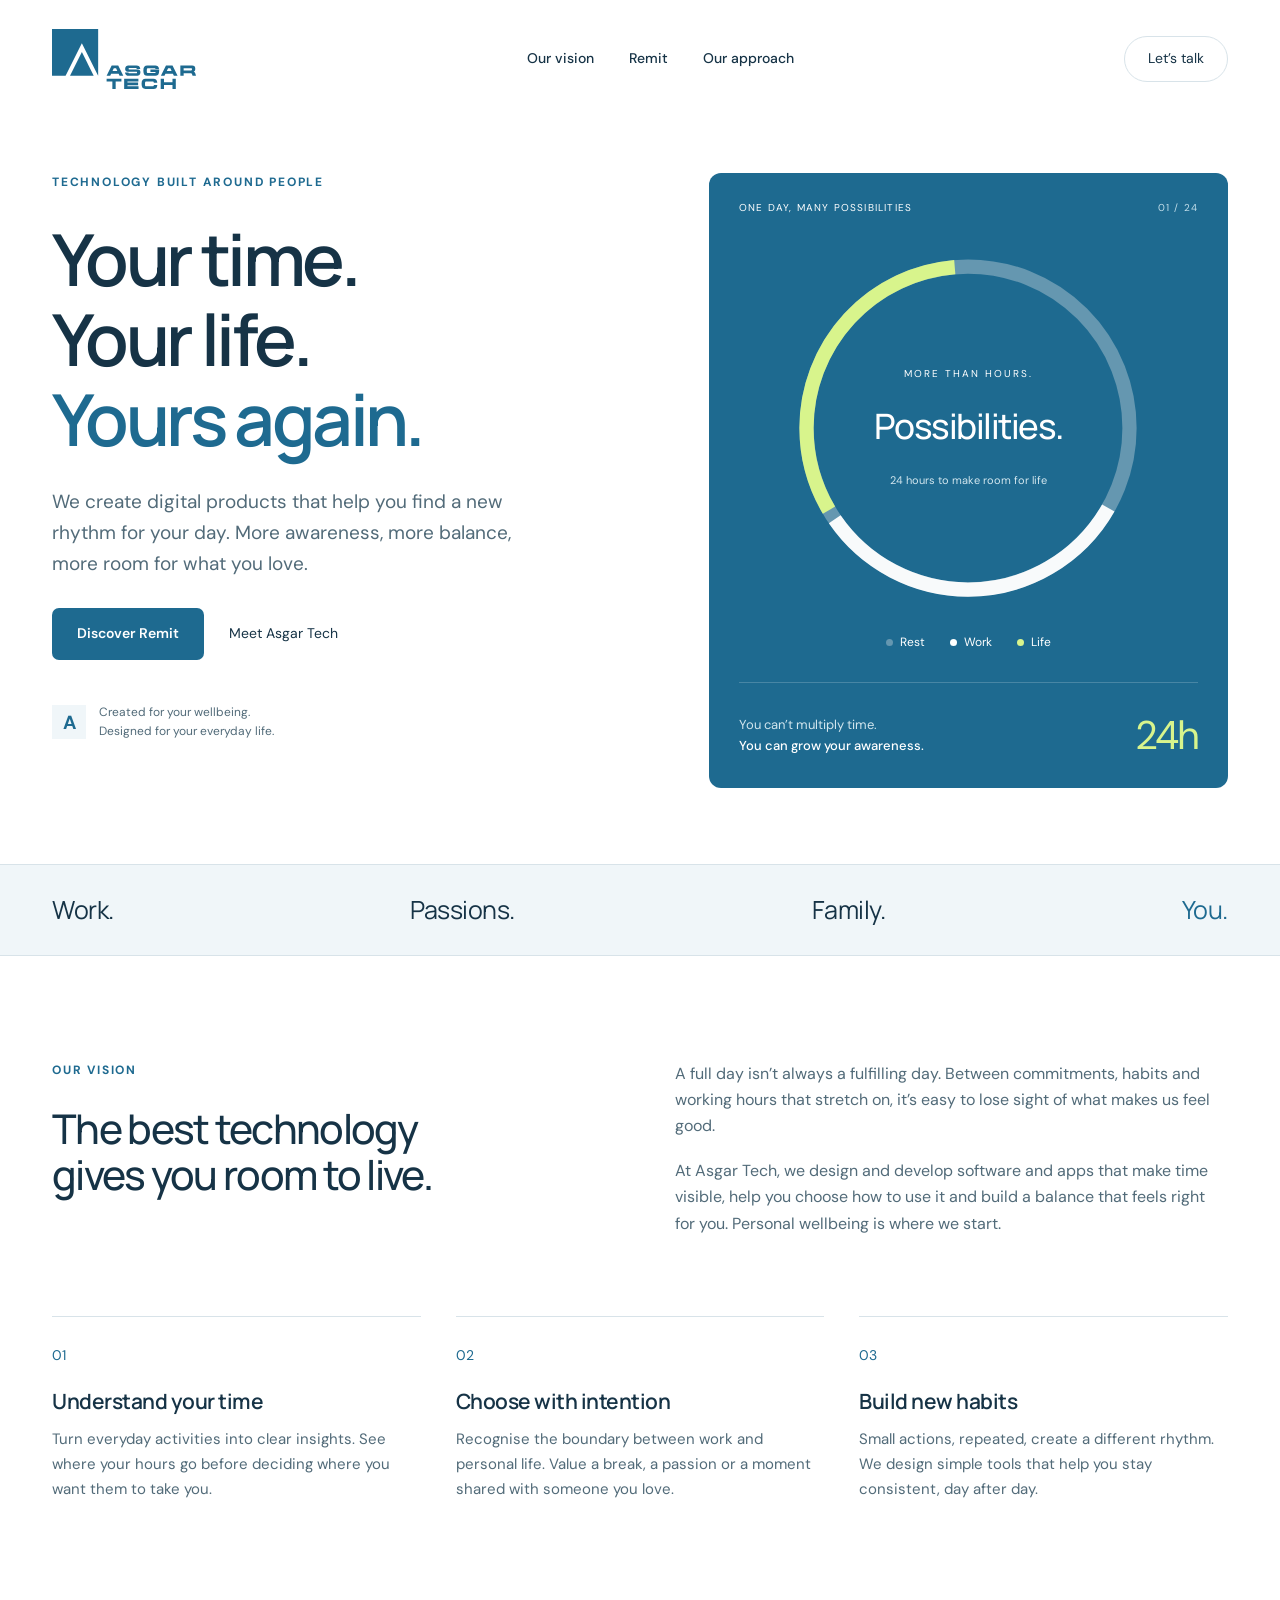
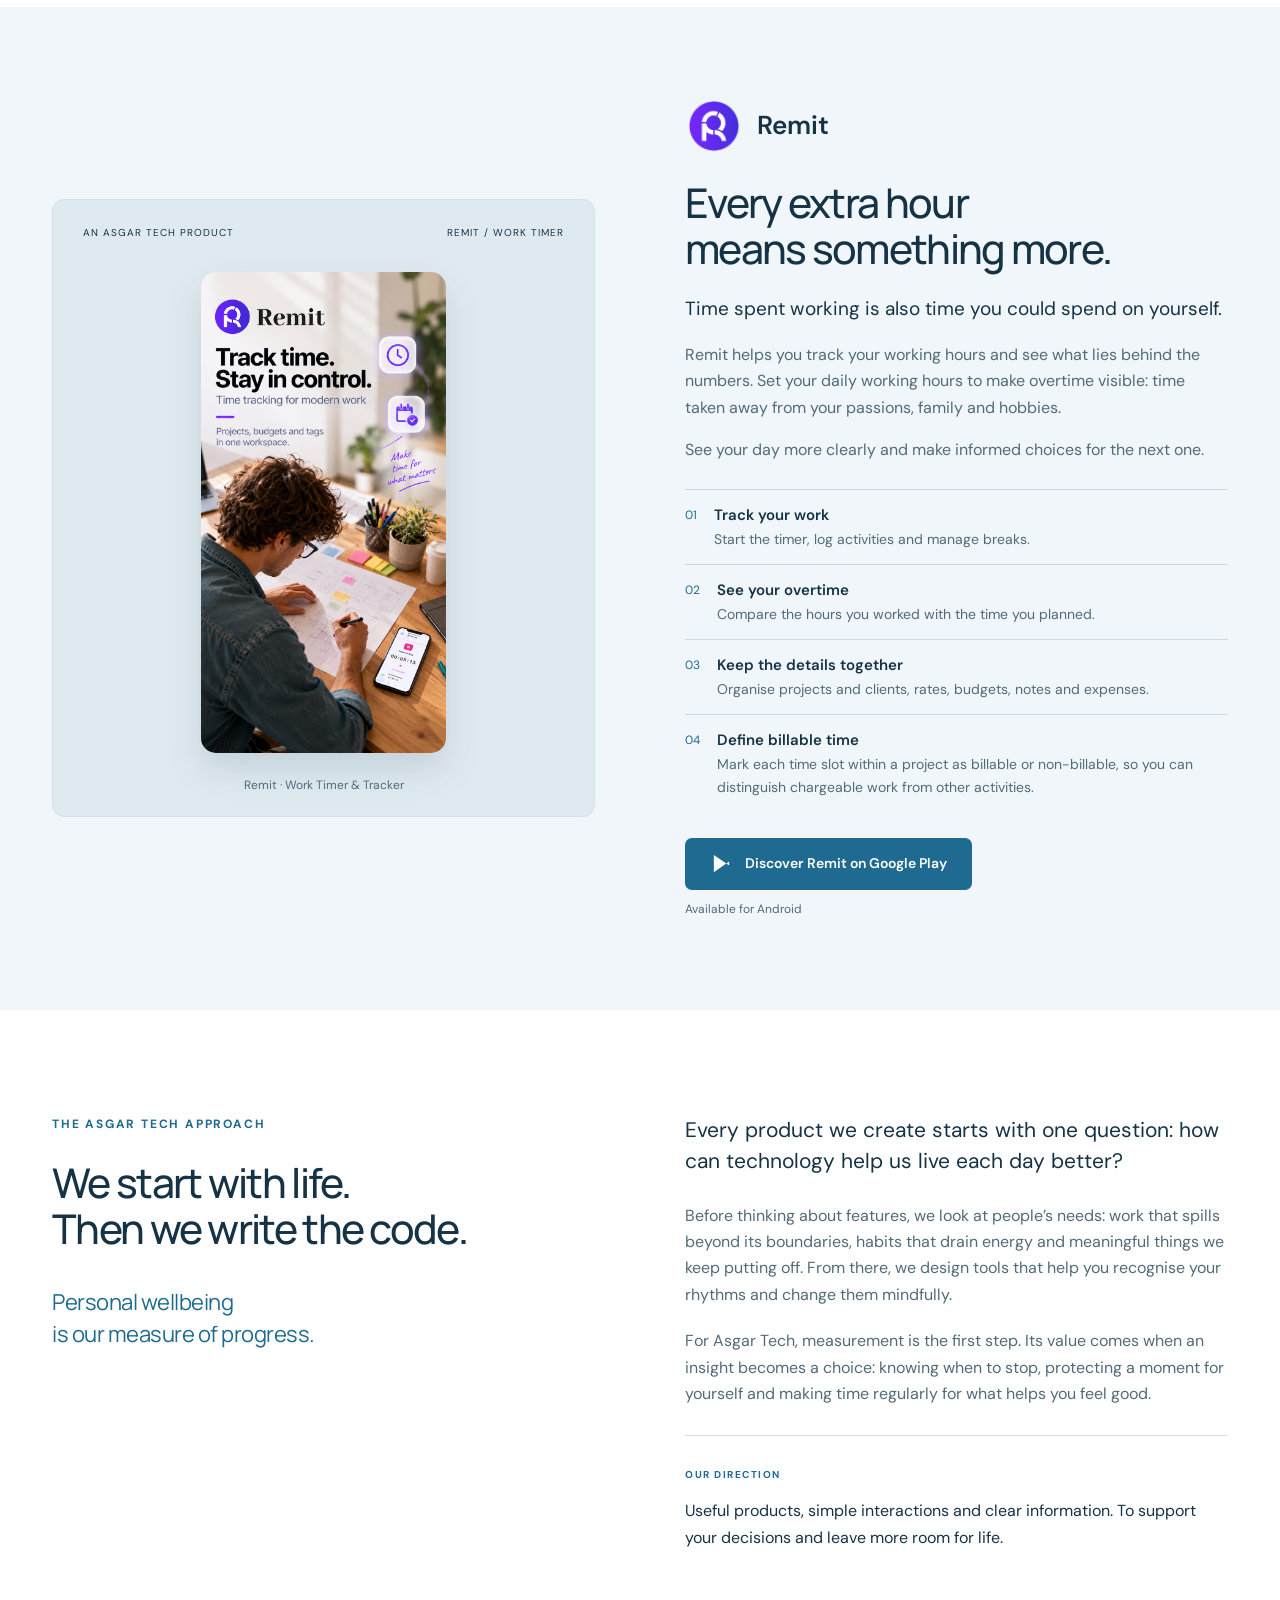
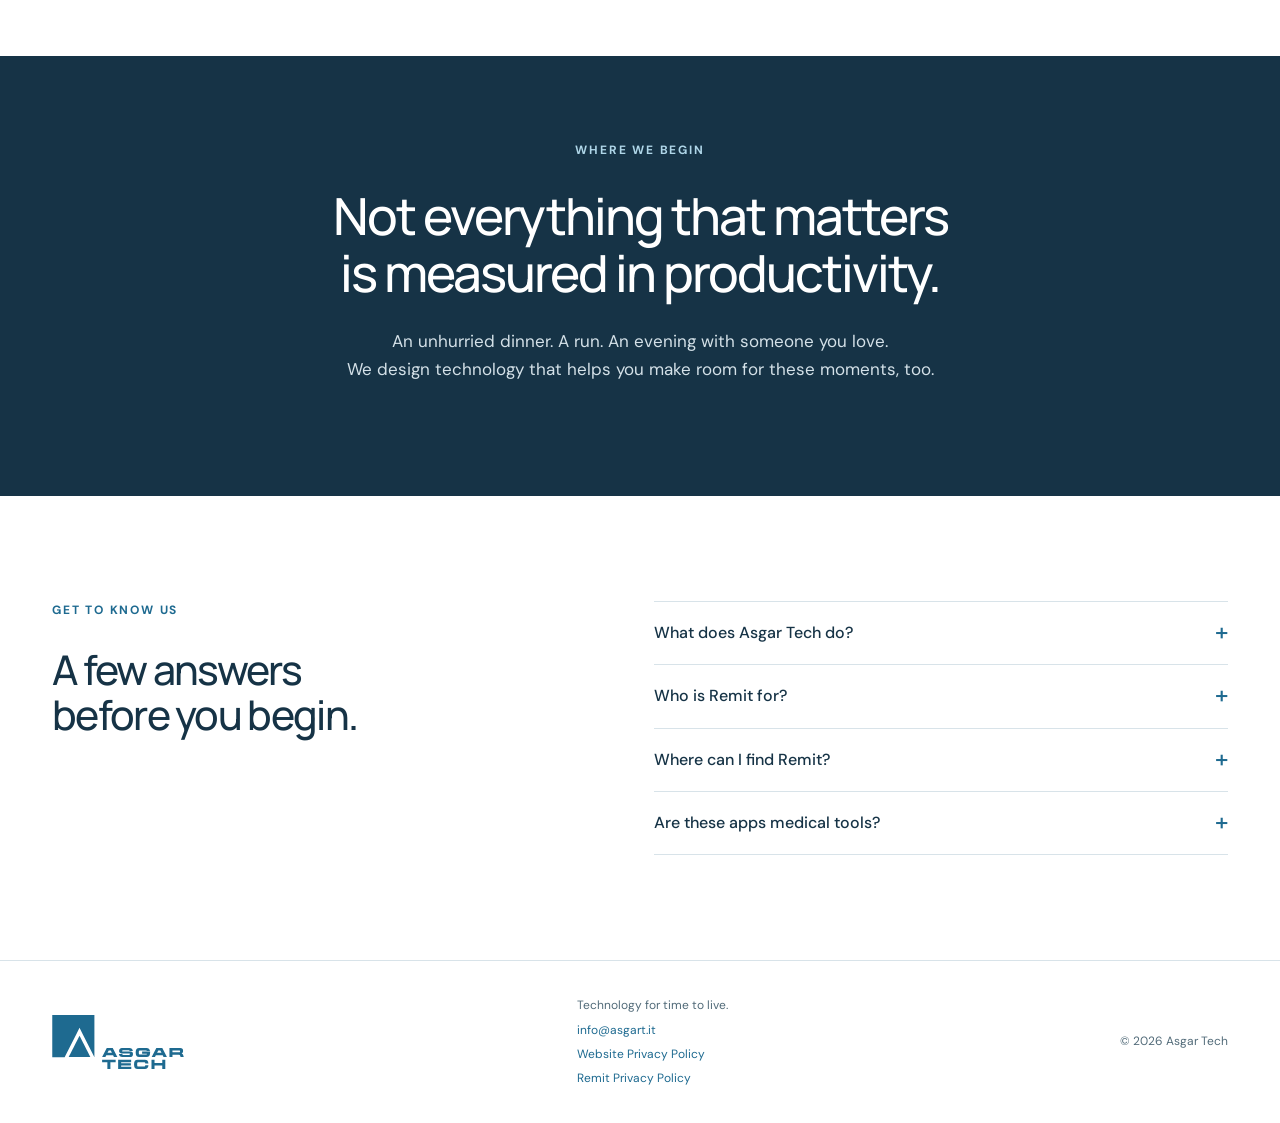
<file: index.html>
<!DOCTYPE html>
<html lang="en"><head><meta charset="UTF-8"><meta name="viewport" content="width=device-width,initial-scale=1"><title>Asgar Tech — Time to live</title><meta name="description" content="We design digital tools to understand your time, build mindful habits and make room for what matters. Discover Remit."><link rel="icon" type="image/svg+xml" href="data:image/svg+xml,%3Csvg xmlns='http://www.w3.org/2000/svg' viewBox='0 0 32 32'%3E%3Crect width='32' height='32' fill='%231e6a90'/%3E%3Cpath d='M5 27L16 5l11 22h-4L16 13 9 27' fill='white'/%3E%3C/svg%3E"><link rel="stylesheet" href="style.css"></head><body>
<a class="skip" href="#main">Skip to content</a>
<header class="header wrap"><a class="brand" href="#" aria-label="Asgar Tech, back to top"><img src="assets/logo.svg" width="160" height="66" alt="Asgar Tech"></a><nav aria-label="Main navigation"><a href="#vision">Our vision</a><a href="#remit">Remit</a><a href="#approach">Our approach</a></nav><a class="contact" href="mailto:info@asgart.it">Let’s talk</a></header>
<main id="main"><section class="hero wrap"><div class="hero-copy"><p class="eyebrow">TECHNOLOGY BUILT AROUND PEOPLE</p><h1>Your time.<br>Your life.<br><span>Yours again.</span></h1><p class="lead">We create digital products that help you find a new rhythm for your day. More awareness, more balance, more room for what you love.</p><div class="actions"><a class="button blue" href="#remit">Discover Remit</a><a class="text-link" href="#vision">Meet Asgar Tech</a></div><div class="hero-note"><span class="tiny-mark">A</span><span>Created for your wellbeing.<br>Designed for your everyday life.</span></div></div><div class="time-panel"><div class="panel-top"><span>ONE DAY, MANY POSSIBILITIES</span><span class="panel-number">01 / 24</span></div><div class="dial"><svg viewBox="0 0 320 320" role="img" aria-label="Example day: 8 hours of rest, 8 hours of work and 8 hours of personal time"><circle class="dial-track" cx="160" cy="160" r="136"/><circle class="dial-work" cx="160" cy="160" r="136"/><circle class="dial-you" cx="160" cy="160" r="136"/></svg><div class="dial-text"><span>MORE THAN HOURS.</span><strong>Possibilities.</strong><span>24 hours to make room for life</span></div></div><div class="legend"><span><i class="rest"></i>Rest</span><span><i class="work"></i>Work</span><span><i class="you"></i>Life</span></div><div class="panel-bottom"><p>You can’t multiply time.<br><strong>You can grow your awareness.</strong></p><span>24h</span></div></div></section>
<div class="word-strip"><div class="wrap"><span>Work.</span><span>Passions.</span><span>Family.</span><span>You.</span></div></div>
<section id="vision" class="vision wrap section"><div><p class="eyebrow">OUR VISION</p><h2>The best technology<br>gives you room to live.</h2></div><div class="vision-copy"><p>A full day isn’t always a fulfilling day. Between commitments, habits and working hours that stretch on, it’s easy to lose sight of what makes us feel good.</p><p>At Asgar Tech, we design and develop software and apps that make time visible, help you choose how to use it and build a balance that feels right for you. Personal wellbeing is where we start.</p></div><div class="principles"><article><span class="index">01</span><h3>Understand your time</h3><p>Turn everyday activities into clear insights. See where your hours go before deciding where you want them to take you.</p></article><article><span class="index">02</span><h3>Choose with intention</h3><p>Recognise the boundary between work and personal life. Value a break, a passion or a moment shared with someone you love.</p></article><article><span class="index">03</span><h3>Build new habits</h3><p>Small actions, repeated, create a different rhythm. We design simple tools that help you stay consistent, day after day.</p></article></div></section>
<section id="remit" class="remit-section"><div class="wrap remit-grid"><div class="app-visual"><div class="app-caption"><span>AN ASGAR TECH PRODUCT</span><span>REMIT / WORK TIMER</span></div><img class="app-screen" src="assets/remit-screen.png" alt="Official Remit promotional image from its Google Play listing" width="800" height="1600" loading="lazy"><p class="screen-caption">Remit · Work Timer & Tracker</p></div><div class="app-copy"><div class="app-heading"><img src="assets/remit-icon.png" alt="Remit app icon" width="58" height="58" loading="lazy"><span>Remit</span></div><h2>Every extra hour<br>means something more.</h2><p class="lead">Time spent working is also time you could spend on yourself.</p><p>Remit helps you track your working hours and see what lies behind the numbers. Set your daily working hours to make overtime visible: time taken away from your passions, family and hobbies.</p><p>See your day more clearly and make informed choices for the next one.</p><div class="feature-list"><div><span>01</span><p><strong>Track your work</strong>Start the timer, log activities and manage breaks.</p></div><div><span>02</span><p><strong>See your overtime</strong>Compare the hours you worked with the time you planned.</p></div><div><span>03</span><p><strong>Keep the details together</strong>Organise projects and clients, rates, budgets, notes and expenses.</p></div><div><span>04</span><p><strong>Define billable time</strong>Mark each time slot within a project as billable or non-billable, so you can distinguish chargeable work from other activities.</p></div></div><a class="button blue store" href="https://play.google.com/store/apps/details?id=com.antigravity.timepop&amp;utm_source=emea_Med" target="_blank" rel="noopener"><svg viewBox="0 0 24 24" width="23" height="23" aria-hidden="true"><path d="M4 3l13 9L4 21V3zm13 9l3-2v4l-3-2z" fill="currentColor"/></svg>Discover Remit on Google Play</a><p class="app-platform">Available for Android</p></div></div></section>
<section id="approach" class="approach wrap section"><div class="approach-title"><p class="eyebrow">THE ASGAR TECH APPROACH</p><h2>We start with life.<br>Then we write the code.</h2><p class="approach-statement">Personal wellbeing<br>is our measure of progress.</p></div><div class="approach-copy"><p class="lead">Every product we create starts with one question: how can technology help us live each day better?</p><p>Before thinking about features, we look at people’s needs: work that spills beyond its boundaries, habits that drain energy and meaningful things we keep putting off. From there, we design tools that help you recognise your rhythms and change them mindfully.</p><p>For Asgar Tech, measurement is the first step. Its value comes when an insight becomes a choice: knowing when to stop, protecting a moment for yourself and making time regularly for what helps you feel good.</p><div class="approach-closing"><span>OUR DIRECTION</span><p>Useful products, simple interactions and clear information. To support your decisions and leave more room for life.</p></div></div></section>
<section class="manifesto"><div class="wrap"><p class="eyebrow">WHERE WE BEGIN</p><h2>Not everything that matters<br>is measured in productivity.</h2><p>An unhurried dinner. A run. An evening with someone you love.<br>We design technology that helps you make room for these moments, too.</p></div></section>
<section class="faq wrap section"><div><p class="eyebrow">GET TO KNOW US</p><h2>A few answers<br>before you begin.</h2></div><div class="faq-list"><details><summary>What does Asgar Tech do?</summary><p>We design and develop digital products for mindful time management and everyday habits, with personal wellbeing at their heart.</p></details><details><summary>Who is Remit for?</summary><p>Freelancers, professionals and employees who want to track their work, organise projects and clients, and understand how they spend their hours.</p></details><details><summary>Where can I find Remit?</summary><p>Remit is available for Android. You can find features, requirements and in-app purchase details in the <a href="https://play.google.com/store/apps/details?id=com.antigravity.timepop" target="_blank" rel="noopener">official Google Play listing</a>.</p></details><details><summary>Are these apps medical tools?</summary><p>No. Our apps are tools for tracking and personal awareness. They do not provide diagnoses or replace support from a healthcare professional.</p></details></div></section>
</main><footer class="footer wrap"><img src="assets/logo.svg" alt="Asgar Tech" width="132" height="54"><div><p>Technology for time to live.</p><a href="mailto:info@asgart.it">info@asgart.it</a><br><a class="privacy-link" href="privacy">Website Privacy Policy</a><br><a class="privacy-link" href="privacy1">Remit Privacy Policy</a></div><span>© 2026 Asgar Tech</span></footer></body></html>
</file>
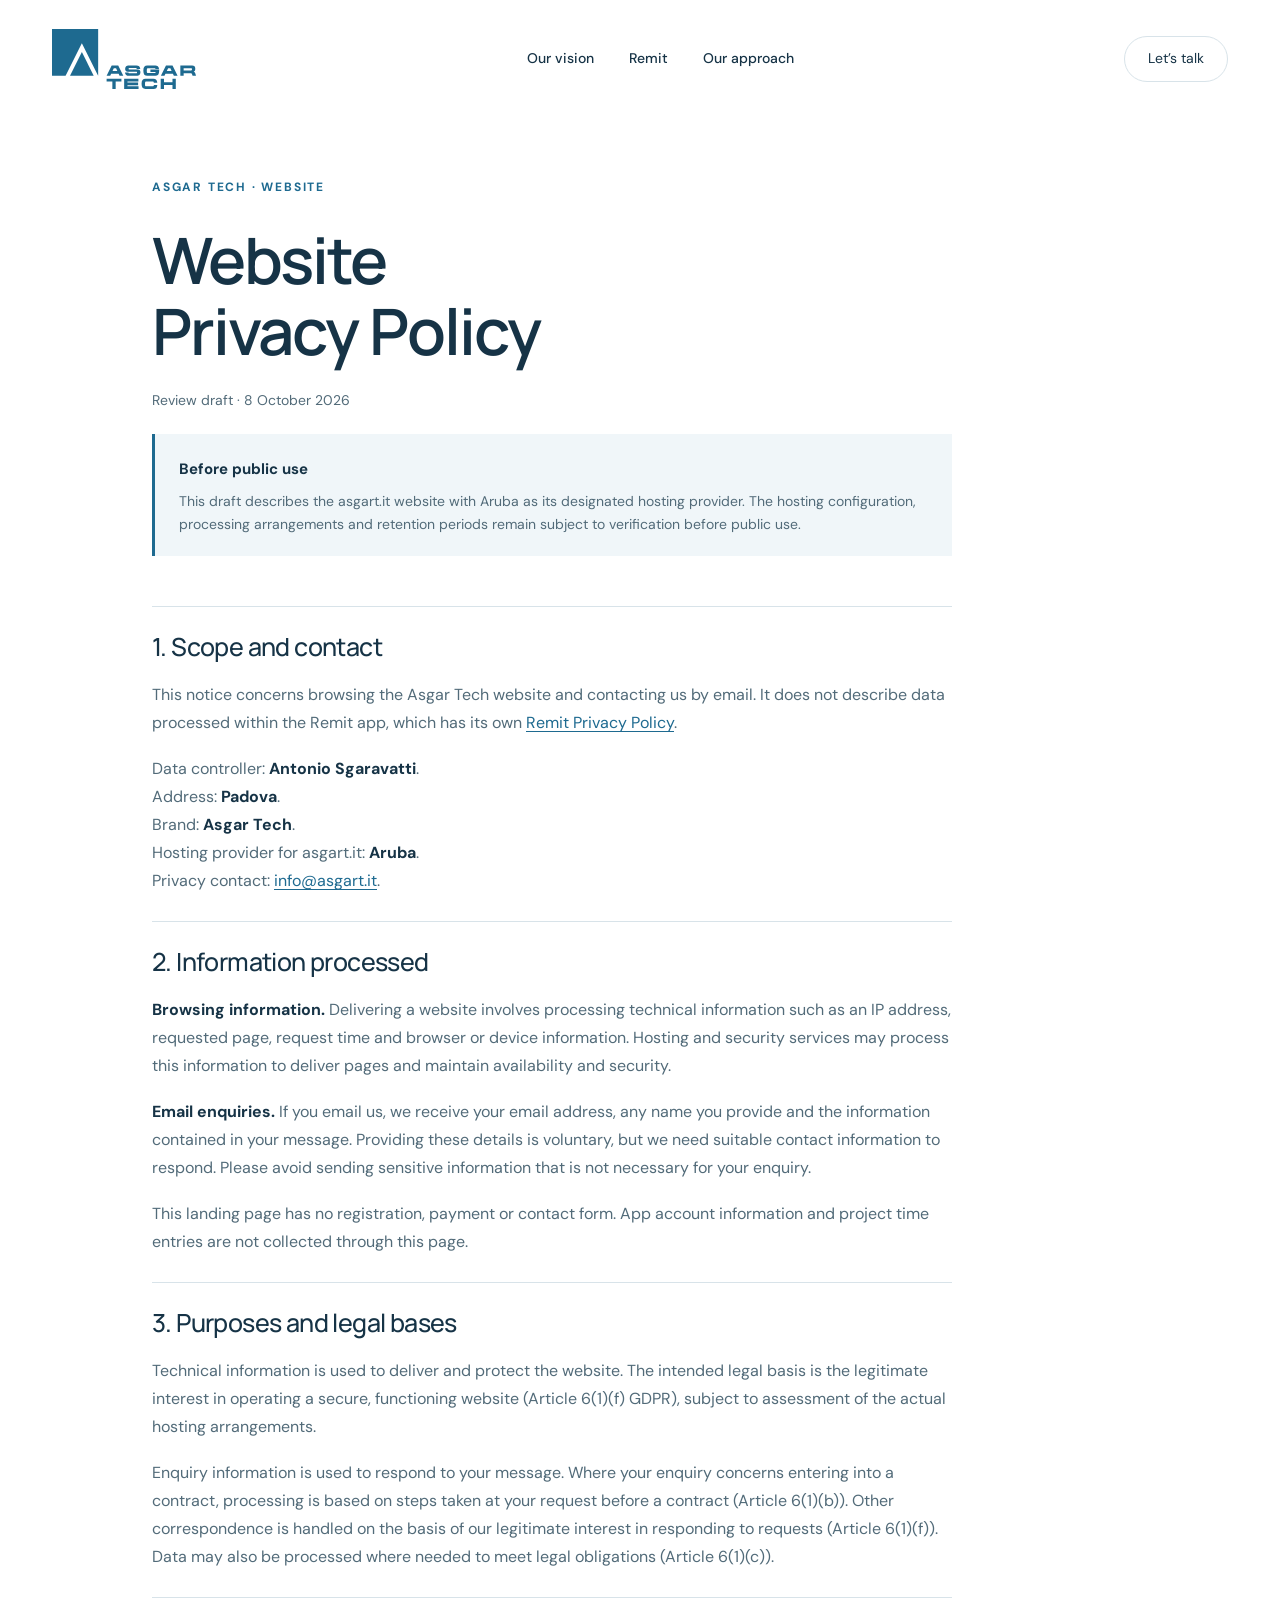
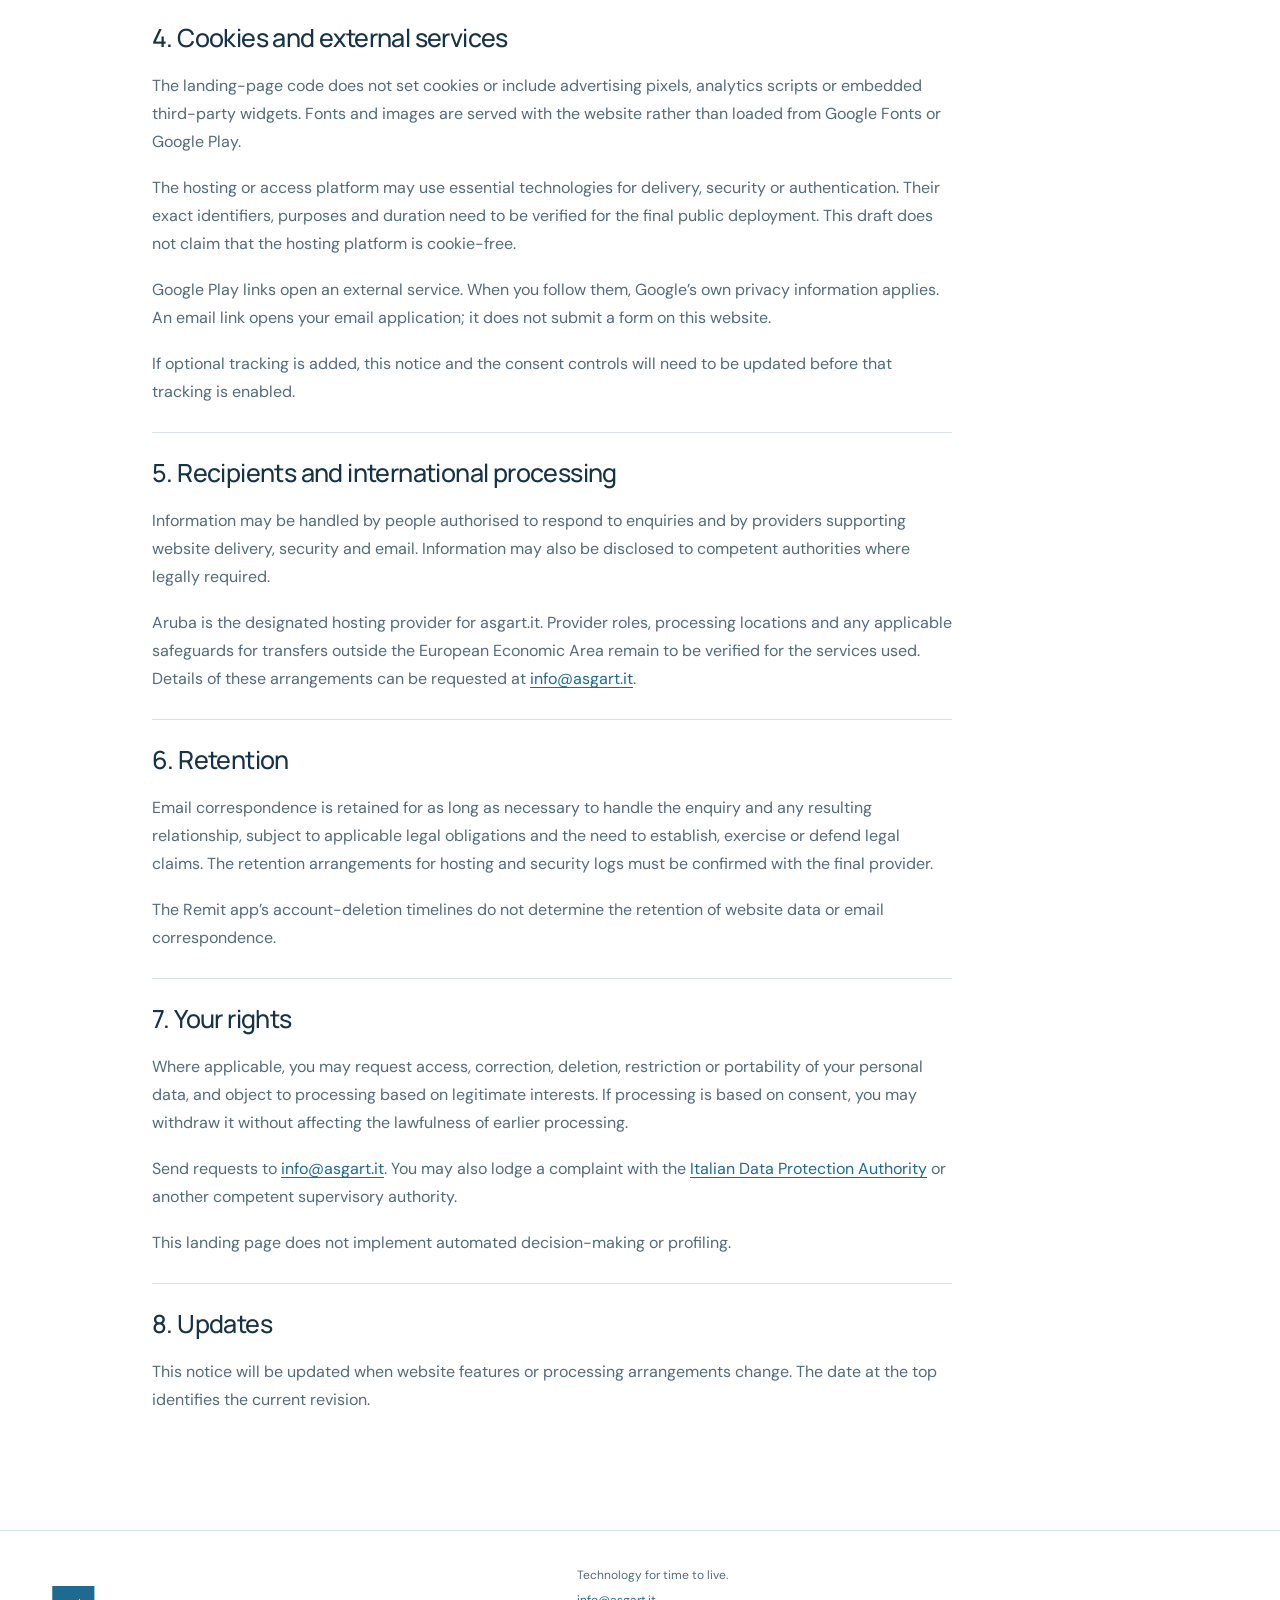
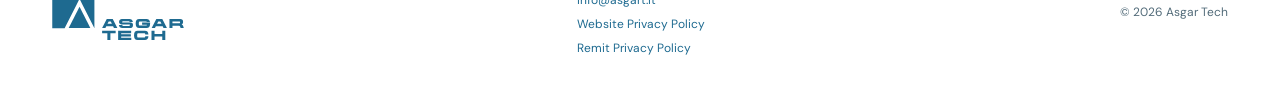
<file: privacy/index.html>
<!DOCTYPE html>
<html lang="en"><head><meta charset="UTF-8"><meta name="viewport" content="width=device-width,initial-scale=1"><title>Website Privacy Policy — Asgar Tech</title><meta name="description" content="Privacy information for the Asgar Tech website, including browsing data, email enquiries and your rights."><link rel="icon" type="image/svg+xml" href="data:image/svg+xml,%3Csvg xmlns='http://www.w3.org/2000/svg' viewBox='0 0 32 32'%3E%3Crect width='32' height='32' fill='%231e6a90'/%3E%3Cpath d='M5 27L16 5l11 22h-4L16 13 9 27' fill='white'/%3E%3C/svg%3E"><link rel="stylesheet" href="../style.css"></head><body><a class="skip" href="#main">Skip to content</a><header class="header wrap"><a class="brand" href="../" aria-label="Asgar Tech, back to top"><img src="../assets/logo.svg" width="160" height="66" alt="Asgar Tech"></a><nav aria-label="Main navigation"><a href="../#vision">Our vision</a><a href="../#remit">Remit</a><a href="../#approach">Our approach</a></nav><a class="contact" href="mailto:info@asgart.it">Let’s talk</a></header><main id="main" class="privacy-page wrap"><div class="privacy-heading"><p class="eyebrow">ASGAR TECH · WEBSITE</p><h1>Website<br>Privacy Policy</h1><p class="privacy-date">Review draft · 8 October 2026</p><div class="privacy-review"><strong>Before public use</strong><p>This draft describes the asgart.it website with Aruba as its designated hosting provider. The hosting configuration, processing arrangements and retention periods remain subject to verification before public use.</p></div></div><div class="privacy-content">
<section><h2>1. Scope and contact</h2><p>This notice concerns browsing the Asgar Tech website and contacting us by email. It does not describe data processed within the Remit app, which has its own <a href="../privacy1">Remit Privacy Policy</a>.</p><p>Data controller: <strong>Antonio Sgaravatti</strong>.<br>Address: <strong>Padova</strong>.<br>Brand: <strong>Asgar Tech</strong>.<br>Hosting provider for asgart.it: <strong>Aruba</strong>.<br>Privacy contact: <a href="mailto:info@asgart.it">info@asgart.it</a>.</p></section>
<section><h2>2. Information processed</h2><p><strong>Browsing information.</strong> Delivering a website involves processing technical information such as an IP address, requested page, request time and browser or device information. Hosting and security services may process this information to deliver pages and maintain availability and security.</p><p><strong>Email enquiries.</strong> If you email us, we receive your email address, any name you provide and the information contained in your message. Providing these details is voluntary, but we need suitable contact information to respond. Please avoid sending sensitive information that is not necessary for your enquiry.</p><p>This landing page has no registration, payment or contact form. App account information and project time entries are not collected through this page.</p></section>
<section><h2>3. Purposes and legal bases</h2><p>Technical information is used to deliver and protect the website. The intended legal basis is the legitimate interest in operating a secure, functioning website (Article 6(1)(f) GDPR), subject to assessment of the actual hosting arrangements.</p><p>Enquiry information is used to respond to your message. Where your enquiry concerns entering into a contract, processing is based on steps taken at your request before a contract (Article 6(1)(b)). Other correspondence is handled on the basis of our legitimate interest in responding to requests (Article 6(1)(f)). Data may also be processed where needed to meet legal obligations (Article 6(1)(c)).</p></section>
<section><h2>4. Cookies and external services</h2><p>The landing-page code does not set cookies or include advertising pixels, analytics scripts or embedded third-party widgets. Fonts and images are served with the website rather than loaded from Google Fonts or Google Play.</p><p>The hosting or access platform may use essential technologies for delivery, security or authentication. Their exact identifiers, purposes and duration need to be verified for the final public deployment. This draft does not claim that the hosting platform is cookie-free.</p><p>Google Play links open an external service. When you follow them, Google’s own privacy information applies. An email link opens your email application; it does not submit a form on this website.</p><p>If optional tracking is added, this notice and the consent controls will need to be updated before that tracking is enabled.</p></section>
<section><h2>5. Recipients and international processing</h2><p>Information may be handled by people authorised to respond to enquiries and by providers supporting website delivery, security and email. Information may also be disclosed to competent authorities where legally required.</p><p>Aruba is the designated hosting provider for asgart.it. Provider roles, processing locations and any applicable safeguards for transfers outside the European Economic Area remain to be verified for the services used. Details of these arrangements can be requested at <a href="mailto:info@asgart.it">info@asgart.it</a>.</p></section>
<section><h2>6. Retention</h2><p>Email correspondence is retained for as long as necessary to handle the enquiry and any resulting relationship, subject to applicable legal obligations and the need to establish, exercise or defend legal claims. The retention arrangements for hosting and security logs must be confirmed with the final provider.</p><p>The Remit app’s account-deletion timelines do not determine the retention of website data or email correspondence.</p></section>
<section><h2>7. Your rights</h2><p>Where applicable, you may request access, correction, deletion, restriction or portability of your personal data, and object to processing based on legitimate interests. If processing is based on consent, you may withdraw it without affecting the lawfulness of earlier processing.</p><p>Send requests to <a href="mailto:info@asgart.it">info@asgart.it</a>. You may also lodge a complaint with the <a href="https://www.garanteprivacy.it/">Italian Data Protection Authority</a> or another competent supervisory authority.</p><p>This landing page does not implement automated decision-making or profiling.</p></section>
<section><h2>8. Updates</h2><p>This notice will be updated when website features or processing arrangements change. The date at the top identifies the current revision.</p></section>
</div></main><footer class="footer wrap"><img src="../assets/logo.svg" alt="Asgar Tech" width="132" height="54"><div><p>Technology for time to live.</p><a href="mailto:info@asgart.it">info@asgart.it</a><br><a class="privacy-link" href="../privacy">Website Privacy Policy</a><br><a class="privacy-link" href="../privacy1">Remit Privacy Policy</a></div><span>© 2026 Asgar Tech</span></footer></body></html>
</file>
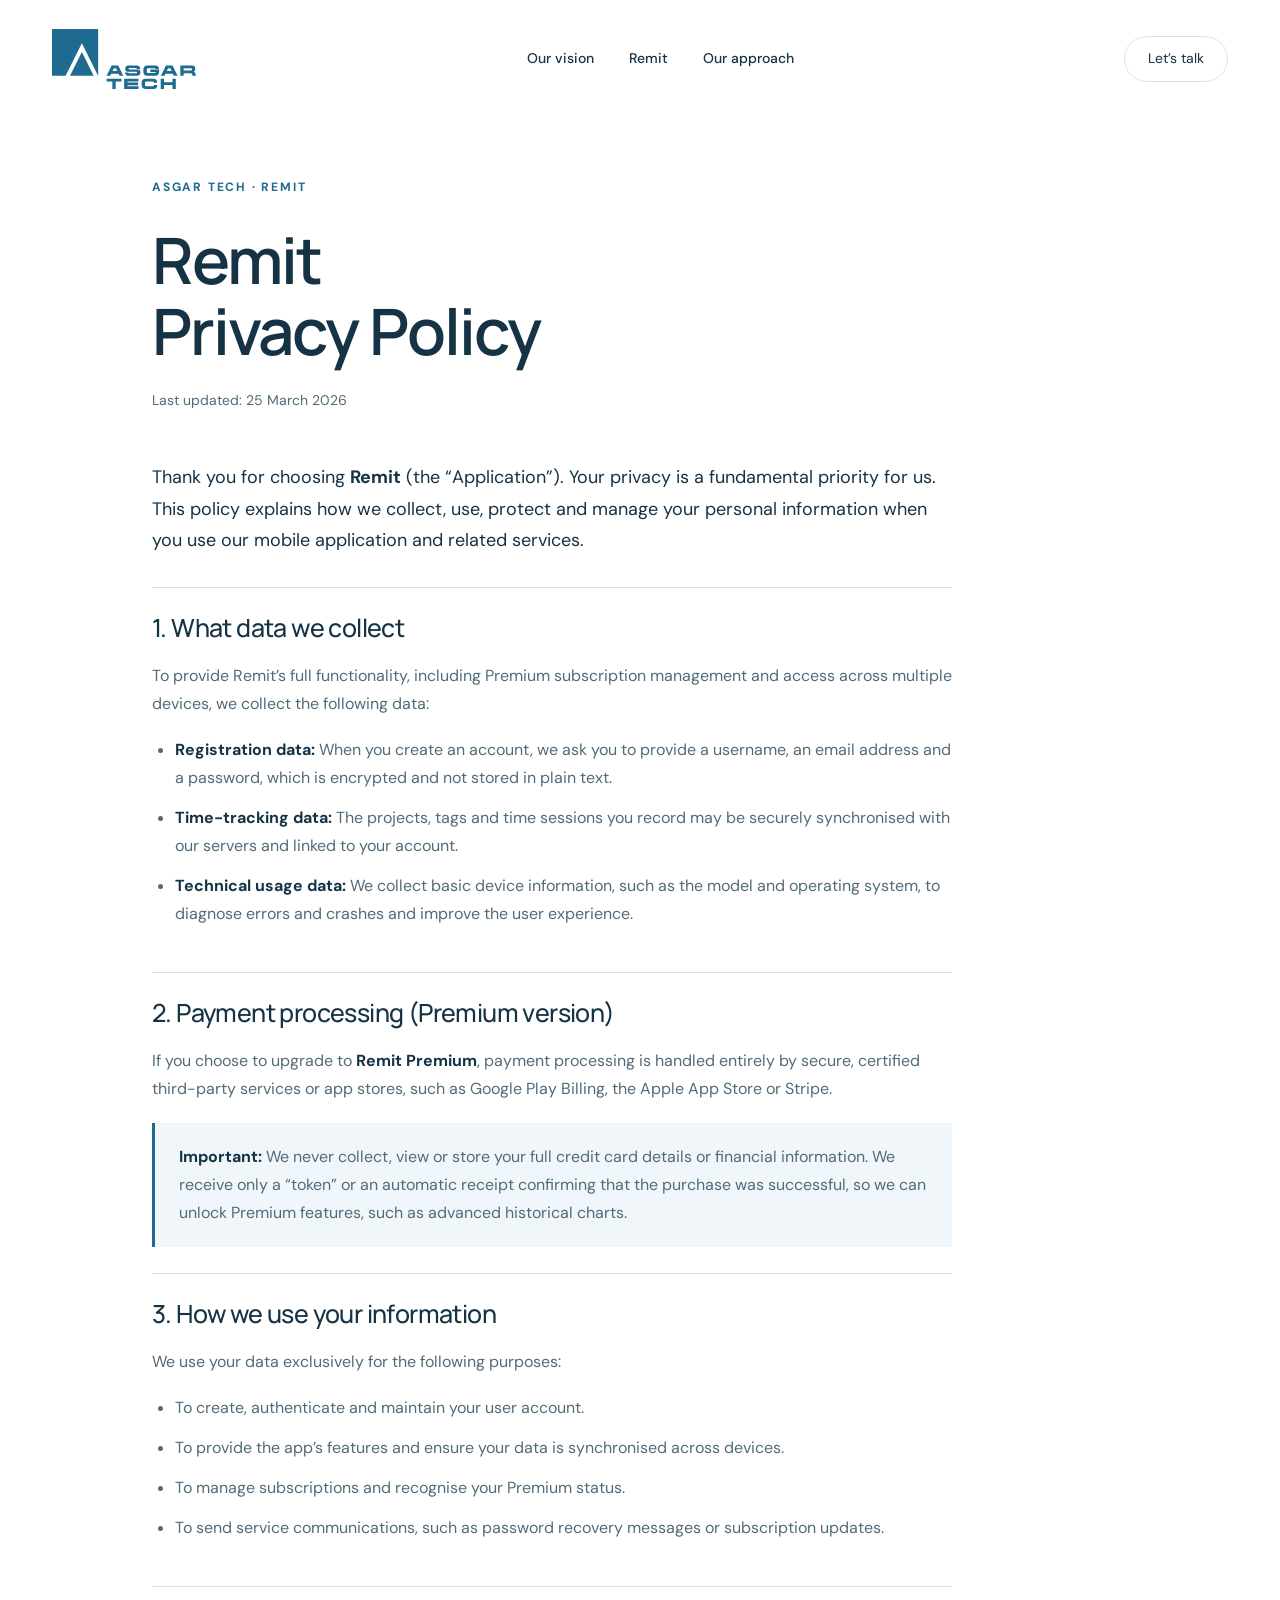
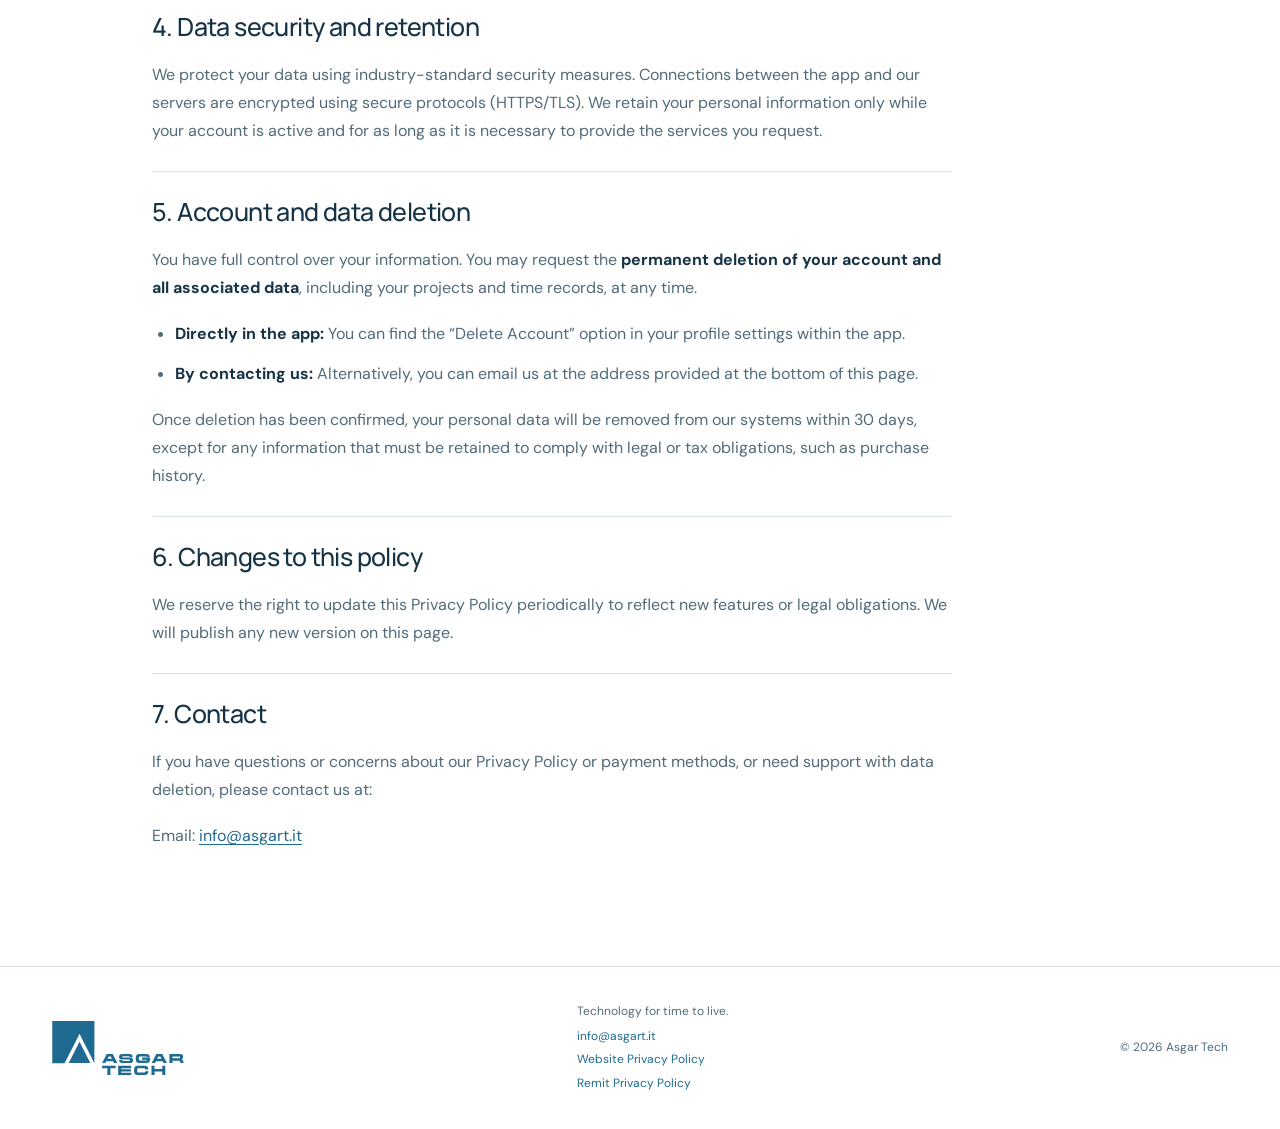
<file: privacy1/index.html>
<!DOCTYPE html>
<html lang="en"><head><meta charset="UTF-8"><meta name="viewport" content="width=device-width,initial-scale=1"><title>Remit Privacy Policy — Asgar Tech</title><meta name="description" content="Remit privacy policy: account information, time tracking, Premium payments, data security and account deletion."><link rel="icon" type="image/svg+xml" href="data:image/svg+xml,%3Csvg xmlns='http://www.w3.org/2000/svg' viewBox='0 0 32 32'%3E%3Crect width='32' height='32' fill='%231e6a90'/%3E%3Cpath d='M5 27L16 5l11 22h-4L16 13 9 27' fill='white'/%3E%3C/svg%3E"><link rel="stylesheet" href="../style.css"></head><body><a class="skip" href="#main">Skip to content</a><header class="header wrap"><a class="brand" href="../" aria-label="Asgar Tech, back to top"><img src="../assets/logo.svg" width="160" height="66" alt="Asgar Tech"></a><nav aria-label="Main navigation"><a href="../#vision">Our vision</a><a href="../#remit">Remit</a><a href="../#approach">Our approach</a></nav><a class="contact" href="mailto:info@asgart.it">Let’s talk</a></header><main id="main" class="privacy-page wrap"><div class="privacy-heading"><p class="eyebrow">ASGAR TECH · REMIT</p><h1>Remit<br>Privacy Policy</h1><p class="privacy-date">Last updated: 25 March 2026</p></div><div class="privacy-content"><p class="privacy-intro">Thank you for choosing <strong>Remit</strong> (the “Application”). Your privacy is a fundamental priority for us. This policy explains how we collect, use, protect and manage your personal information when you use our mobile application and related services.</p>
<section><h2>1. What data we collect</h2><p>To provide Remit’s full functionality, including Premium subscription management and access across multiple devices, we collect the following data:</p><ul><li><strong>Registration data:</strong> When you create an account, we ask you to provide a username, an email address and a password, which is encrypted and not stored in plain text.</li><li><strong>Time-tracking data:</strong> The projects, tags and time sessions you record may be securely synchronised with our servers and linked to your account.</li><li><strong>Technical usage data:</strong> We collect basic device information, such as the model and operating system, to diagnose errors and crashes and improve the user experience.</li></ul></section>
<section><h2>2. Payment processing (Premium version)</h2><p>If you choose to upgrade to <strong>Remit Premium</strong>, payment processing is handled entirely by secure, certified third-party services or app stores, such as Google Play Billing, the Apple App Store or Stripe.</p><div class="privacy-highlight"><p><strong>Important:</strong> We never collect, view or store your full credit card details or financial information. We receive only a “token” or an automatic receipt confirming that the purchase was successful, so we can unlock Premium features, such as advanced historical charts.</p></div></section>
<section><h2>3. How we use your information</h2><p>We use your data exclusively for the following purposes:</p><ul><li>To create, authenticate and maintain your user account.</li><li>To provide the app’s features and ensure your data is synchronised across devices.</li><li>To manage subscriptions and recognise your Premium status.</li><li>To send service communications, such as password recovery messages or subscription updates.</li></ul></section>
<section><h2>4. Data security and retention</h2><p>We protect your data using industry-standard security measures. Connections between the app and our servers are encrypted using secure protocols (HTTPS/TLS). We retain your personal information only while your account is active and for as long as it is necessary to provide the services you request.</p></section>
<section><h2>5. Account and data deletion</h2><p>You have full control over your information. You may request the <strong>permanent deletion of your account and all associated data</strong>, including your projects and time records, at any time.</p><ul><li><strong>Directly in the app:</strong> You can find the “Delete Account” option in your profile settings within the app.</li><li><strong>By contacting us:</strong> Alternatively, you can email us at the address provided at the bottom of this page.</li></ul><p>Once deletion has been confirmed, your personal data will be removed from our systems within 30 days, except for any information that must be retained to comply with legal or tax obligations, such as purchase history.</p></section>
<section><h2>6. Changes to this policy</h2><p>We reserve the right to update this Privacy Policy periodically to reflect new features or legal obligations. We will publish any new version on this page.</p></section>
<section><h2>7. Contact</h2><p>If you have questions or concerns about our Privacy Policy or payment methods, or need support with data deletion, please contact us at:</p><p>Email: <a href="mailto:info@asgart.it">info@asgart.it</a></p></section>
</div></main><footer class="footer wrap"><img src="../assets/logo.svg" alt="Asgar Tech" width="132" height="54"><div><p>Technology for time to live.</p><a href="mailto:info@asgart.it">info@asgart.it</a><br><a class="privacy-link" href="../privacy">Website Privacy Policy</a><br><a class="privacy-link" href="../privacy1">Remit Privacy Policy</a></div><span>© 2026 Asgar Tech</span></footer></body></html>
</file>
<file: style.css>
@font-face {
  font-family: 'DM Sans';
  font-style: normal;
  font-weight: 400;
  font-display: swap;
  src: url(assets/fonts/dm-sans-400.ttf) format('truetype');
}
@font-face {
  font-family: 'DM Sans';
  font-style: normal;
  font-weight: 500;
  font-display: swap;
  src: url(assets/fonts/dm-sans-500.ttf) format('truetype');
}
@font-face {
  font-family: 'DM Sans';
  font-style: normal;
  font-weight: 600;
  font-display: swap;
  src: url(assets/fonts/dm-sans-600.ttf) format('truetype');
}
@font-face {
  font-family: 'DM Sans';
  font-style: normal;
  font-weight: 700;
  font-display: swap;
  src: url(assets/fonts/dm-sans-700.ttf) format('truetype');
}
@font-face {
  font-family: 'Manrope';
  font-style: normal;
  font-weight: 400;
  font-display: swap;
  src: url(assets/fonts/manrope-400.ttf) format('truetype');
}
@font-face {
  font-family: 'Manrope';
  font-style: normal;
  font-weight: 500;
  font-display: swap;
  src: url(assets/fonts/manrope-500.ttf) format('truetype');
}
@font-face {
  font-family: 'Manrope';
  font-style: normal;
  font-weight: 600;
  font-display: swap;
  src: url(assets/fonts/manrope-600.ttf) format('truetype');
}
@font-face {
  font-family: 'Manrope';
  font-style: normal;
  font-weight: 700;
  font-display: swap;
  src: url(assets/fonts/manrope-700.ttf) format('truetype');
}
@font-face {
  font-family: 'Manrope';
  font-style: normal;
  font-weight: 800;
  font-display: swap;
  src: url(assets/fonts/manrope-800.ttf) format('truetype');
}
:root{--blue:#1e6a90;--ink:#163346;--muted:#526b79;--light:#f0f6f9;--lime:#d8f48c;--line:#d8e3e9}*{box-sizing:border-box}html{scroll-behavior:smooth;scroll-padding-top:30px}body{margin:0;background:#fff;color:var(--ink);font-family:'DM Sans',Arial,sans-serif;font-size:17px;line-height:1.65}a{color:inherit;text-decoration:none}button,input{font:inherit}button,a,input,summary{-webkit-tap-highlight-color:transparent}a:focus-visible,button:focus-visible,input:focus-visible,summary:focus-visible{outline:3px solid var(--blue);outline-offset:6px}.wrap{max-width:1320px;margin:auto;padding-left:52px;padding-right:52px}.header{height:118px;display:flex;align-items:center;justify-content:space-between;gap:28px}.brand{display:flex}.brand img{width:144px;height:auto}.header nav{display:flex;gap:35px;font-size:14px;font-weight:500}.header nav a:hover,.text-link:hover{text-decoration:underline;text-underline-offset:6px}.contact{font-size:14px;padding:10px 23px;border:1px solid var(--line);border-radius:30px}.hero{display:grid;grid-template-columns:1.14fr 1fr;gap:65px;padding-top:55px;padding-bottom:76px}.eyebrow{font-size:12px;letter-spacing:1.8px;font-weight:700;color:var(--blue);margin:0 0 26px}h1,h2,h3{font-family:Manrope,Arial,sans-serif;margin:0;line-height:1.12}h1{font-size:clamp(48px,5.6vw,78px);font-weight:600;letter-spacing:-3.6px}h1 span{color:var(--blue)}.lead{font-size:19px;line-height:1.65}.hero .lead{max-width:470px;margin:26px 0 28px;color:var(--muted)}.actions{display:flex;gap:25px;align-items:center}.button{display:inline-flex;align-items:center;justify-content:center;gap:12px;min-height:52px;padding:13px 25px;border-radius:7px;font-size:14px;font-weight:600;transition:transform .2s,background .2s}.button:hover{transform:translateY(-2px)}.blue{background:var(--blue);color:#fff}.blue:hover{background:#155775}.text-link{font-size:14px}.hero-note{display:flex;gap:13px;align-items:center;font-size:12px;line-height:1.65;color:var(--muted);margin-top:43px}.tiny-mark{width:34px;height:34px;background:var(--light);display:grid;place-items:center;color:var(--blue);font-weight:700;font-size:19px}.time-panel{background:var(--blue);color:white;border-radius:12px;padding:27px 30px 20px;display:flex;flex-direction:column;justify-content:space-between;overflow:hidden}.panel-top{display:flex;justify-content:space-between;gap:12px;font-size:10px;letter-spacing:1.2px}.panel-number{color:#c2deea}.dial{position:relative;max-width:380px;width:100%;margin:21px auto 15px}.dial svg{width:100%;display:block;transform:rotate(-90deg)}.dial circle{fill:none;stroke-width:12}.dial-track{stroke:#6597b0}.dial-work{stroke:#f8fafb;stroke-dasharray:275 855;stroke-dashoffset:-284}.dial-you{stroke:var(--lime);stroke-dasharray:275 855;stroke-dashoffset:-568}.dial-text{position:absolute;inset:0;display:flex;flex-direction:column;align-items:center;justify-content:center;gap:15px;text-align:center}.dial-text span:first-child{font-size:10px;letter-spacing:2px}.dial-text strong{font-size:35px;letter-spacing:-1.5px;font-family:Manrope,sans-serif;font-weight:500}.dial-text span:last-child{font-size:11px;color:#d2e6ee}.legend{display:flex;justify-content:center;gap:25px;font-size:12px}.legend i{display:inline-block;width:7px;height:7px;border-radius:50%;margin-right:7px}.rest{background:#6597b0}.work{background:white}.you{background:var(--lime)}.panel-bottom{border-top:1px solid #ffffff30;margin-top:30px;padding-top:19px;display:flex;justify-content:space-between;align-items:center}.panel-bottom p{font-size:13px;line-height:1.65;margin:0;color:#d2e6ee}.panel-bottom strong{color:#fff;font-weight:500}.panel-bottom>span{font-size:40px;letter-spacing:-2px;font-weight:400;color:var(--lime)}.word-strip{background:var(--light);border-block:1px solid var(--line)}.word-strip .wrap{display:flex;justify-content:space-between;padding-block:24px;font-family:Manrope,sans-serif;font-size:25px;letter-spacing:-.5px}.word-strip span:last-child{color:var(--blue)}.section{padding-top:105px;padding-bottom:105px}h2{font-size:clamp(32px,3.2vw,44px);font-weight:500;letter-spacing:-1.7px}.vision{display:grid;grid-template-columns:1fr 1fr;gap:44px 70px}.vision-copy p{margin:0 0 18px;color:var(--muted);font-size:16px}.principles{grid-column:1/-1;display:grid;grid-template-columns:repeat(3,1fr);gap:35px;margin-top:17px}.principles article{border-top:1px solid var(--line);padding-top:23px}.index{font-size:14px;color:var(--blue)}h3{font-size:21px;font-weight:600;letter-spacing:-.5px;margin:22px 0 14px}.principles p{font-size:15px;color:var(--muted);margin:0}.remit-section{background:var(--light);padding:90px 0}.remit-grid{display:grid;grid-template-columns:1fr 1fr;gap:90px;align-items:center}.app-visual{background:#dfeaf0;border:1px solid #d4e1e8;border-radius:12px;padding:25px 30px 20px;text-align:center;overflow:hidden}.app-caption{display:flex;justify-content:space-between;font-size:10px;letter-spacing:1px;margin-bottom:30px}.app-screen{width:245px;max-width:100%;height:auto;display:block;margin:auto;box-shadow:0 17px 35px #16334620;border-radius:15px}.screen-caption{font-size:12px;color:var(--muted);margin:23px 0 0}.app-heading{display:flex;align-items:center;gap:14px;margin-bottom:25px;font-size:26px;font-weight:600}.app-heading img{border-radius:13px}.app-copy>p{color:var(--muted);font-size:16px}.app-copy .lead{color:var(--ink);font-size:19px;margin:22px 0 17px}.feature-list{margin:26px 0}.feature-list>div{display:flex;gap:17px;border-top:1px solid #cadbe4;padding:13px 0}.feature-list>div>span{color:var(--blue);font-size:12px;padding-top:3px}.feature-list p{margin:0;font-size:14px;color:var(--muted)}.feature-list strong{display:block;font-size:15px;color:var(--ink);font-weight:600}.app-platform{font-size:12px!important;margin:10px 0 0!important} .approach{display:grid;grid-template-columns:1fr 1fr;gap:90px;align-items:start}.approach-statement{font-family:Manrope,Arial,sans-serif;font-size:22px;line-height:1.45;color:var(--blue);margin:35px 0 0;letter-spacing:-.5px}.approach-copy>p{font-size:16px;color:var(--muted);margin:0 0 20px}.approach-copy>.lead{font-size:21px;color:var(--ink);line-height:1.5;margin-bottom:25px}.approach-closing{border-top:1px solid var(--line);padding-top:22px;margin-top:28px}.approach-closing>span{font-size:10px;letter-spacing:1.5px;font-weight:700;color:var(--blue)}.approach-closing>p{font-size:16px;color:var(--ink);margin:12px 0 0}.manifesto{background:var(--ink);color:#fff;padding:85px 0;text-align:center}.manifesto .eyebrow{color:#afd6e8}.manifesto h2{font-size:clamp(35px,4vw,56px);letter-spacing:-2px}.manifesto p:not(.eyebrow){font-size:17px;color:#d4e1e8;margin:25px 0 28px}.white{background:#fff;color:var(--ink)}.faq{display:grid;grid-template-columns:1fr 1.1fr;gap:80px}.faq details{border-bottom:1px solid var(--line);padding:18px 0}.faq details:first-child{border-top:1px solid var(--line)}summary{cursor:pointer;font-size:16px;font-weight:500;list-style:none;display:flex;justify-content:space-between;gap:25px}summary::after{content:'+';color:var(--blue);font-size:24px;line-height:1}details[open] summary::after{content:'−'}.faq details p{font-size:15px;color:var(--muted);margin:17px 0 4px}.faq details a{text-decoration:underline}.footer{padding-block:35px;border-top:1px solid var(--line);display:flex;align-items:center;justify-content:space-between;gap:30px;font-size:12px;color:var(--muted)}.footer p{margin:0 0 5px}.footer a{color:var(--blue)}.skip{position:absolute;top:-100px;left:10px;z-index:9;background:white;padding:12px}.skip:focus{top:10px}.sr-only{position:absolute;width:1px;height:1px;overflow:hidden;clip:rect(0,0,0,0)}
@media(min-width:1500px){.hero{padding-top:70px}}@media(max-width:1000px){.wrap{padding-inline:32px}.hero{gap:30px}h1{font-size:57px;letter-spacing:-2.8px}.dial-text strong{font-size:28px}.remit-grid,.approach{gap:40px}.app-visual{padding-inline:20px}.faq{gap:40px}.header nav{gap:20px}.panel-top{font-size:9px}.time-panel{padding:25px 23px}.dial{margin-top:38px}.result{gap:15px}}
@media(max-width:720px){body{font-size:16px}.wrap{padding-inline:23px}.header{height:96px;flex-wrap:wrap;gap:12px}.brand img{width:114px}.header nav{order:3;width:100%;justify-content:space-between;border-top:1px solid var(--line);padding-top:10px;font-size:12px}.contact{font-size:12px;padding:7px 15px}.hero{grid-template-columns:1fr;padding-top:46px;padding-bottom:38px;gap:32px}h1{font-size:clamp(46px,10.5vw,66px);letter-spacing:-2.7px}.eyebrow{font-size:10px;margin-bottom:20px;letter-spacing:1.2px}.hero .lead{font-size:17px;max-width:100%;margin:22px 0}.button{font-size:13px;padding:13px 20px}.actions{gap:18px}.text-link{font-size:12px}.hero-note{margin-top:25px}.time-panel{padding:24px}.dial{max-width:310px;margin-top:24px}.dial-text strong{font-size:33px}.panel-top{font-size:9px}.word-strip .wrap{font-size:16px;padding-block:20px}.section{padding-top:65px;padding-bottom:65px}h2{font-size:34px;letter-spacing:-1.3px}.vision{grid-template-columns:1fr;gap:25px}.principles{grid-template-columns:1fr;gap:23px;margin-top:7px}.principles article{display:grid;grid-template-columns:32px 1fr;column-gap:8px}.index{grid-row:1/3;padding-top:3px}h3{margin:0 0 10px;font-size:20px}.principles p{grid-column:2}.remit-section{padding:60px 0}.remit-grid{grid-template-columns:1fr;gap:35px}.app-visual{order:2;max-width:430px;width:100%;margin:auto}.app-copy h2{font-size:38px}.app-caption{font-size:9px}.app-screen{width:220px}.approach{grid-template-columns:1fr;gap:28px}.approach-statement{font-size:20px;margin-top:25px}.calculator{padding:24px}.result strong{font-size:68px}.manifesto{padding:65px 0}.manifesto h2{font-size:38px}.manifesto p:not(.eyebrow){font-size:15px}.faq{grid-template-columns:1fr;gap:30px}.footer{flex-wrap:wrap;gap:22px}.footer>span{width:100%;font-size:11px}.footer img{width:110px;height:auto}}
@media(prefers-reduced-motion:reduce){html{scroll-behavior:auto}.button{transition:none}}@media(max-width:370px){.actions{align-items:flex-start;flex-direction:column}.panel-top{font-size:8px}.slider-heading{font-size:12px}.result{gap:10px}.result strong{font-size:58px}}

.privacy-page{padding-top:60px;padding-bottom:90px;max-width:1080px}.privacy-heading h1{font-size:clamp(44px,5vw,66px);letter-spacing:-2px}.privacy-date{font-size:14px;color:var(--muted);margin:22px 0}.privacy-review{background:var(--light);border-left:3px solid var(--blue);padding:20px 24px;max-width:800px}.privacy-review strong{font-size:15px}.privacy-review p{font-size:14px;margin:8px 0 0;color:var(--muted)}.privacy-content{max-width:800px;margin-top:50px}.privacy-content section{padding:26px 0;border-top:1px solid var(--line)}.privacy-content h2{font-size:25px;letter-spacing:-.6px;margin:0 0 20px}.privacy-content p{font-size:16px;line-height:1.75;margin:0 0 18px;color:var(--muted)}.privacy-content p:last-child{margin-bottom:0}.privacy-content strong{color:var(--ink)}.privacy-content a{text-decoration:underline;text-underline-offset:3px;color:var(--blue)}.privacy-link{display:inline-block;margin-top:4px}@media(max-width:720px){.privacy-page{padding-top:45px;padding-bottom:60px}.privacy-content{margin-top:35px}.privacy-content h2{font-size:23px}.privacy-review{padding:17px 20px}}

.privacy-content ul{padding-left:23px;margin:0 0 18px;color:var(--muted);font-size:16px;line-height:1.75}.privacy-content li{margin-bottom:12px}.privacy-content li:last-child{margin-bottom:0}.privacy-highlight{background:var(--light);padding:20px 24px;border-left:3px solid var(--blue);margin:20px 0 0}.privacy-content>.privacy-intro{font-size:18px;color:var(--ink);margin-bottom:30px}
</file>
